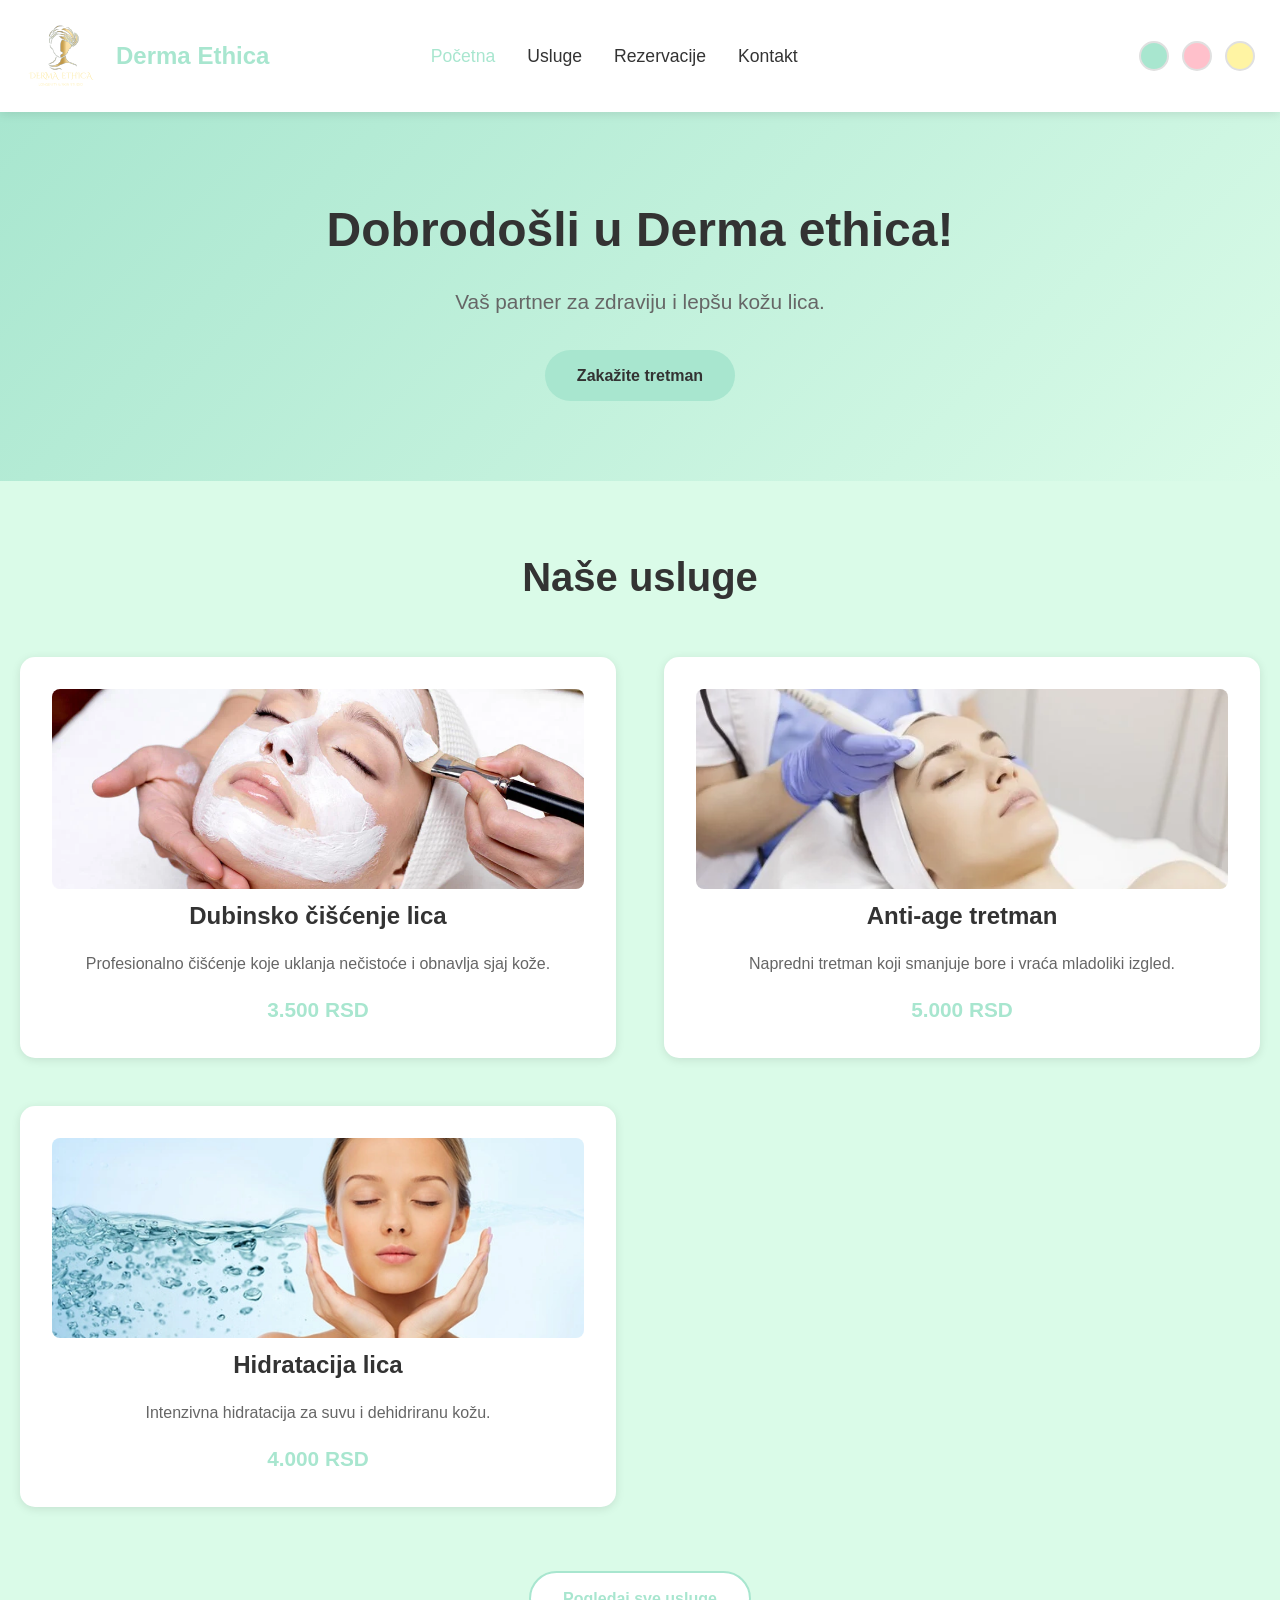
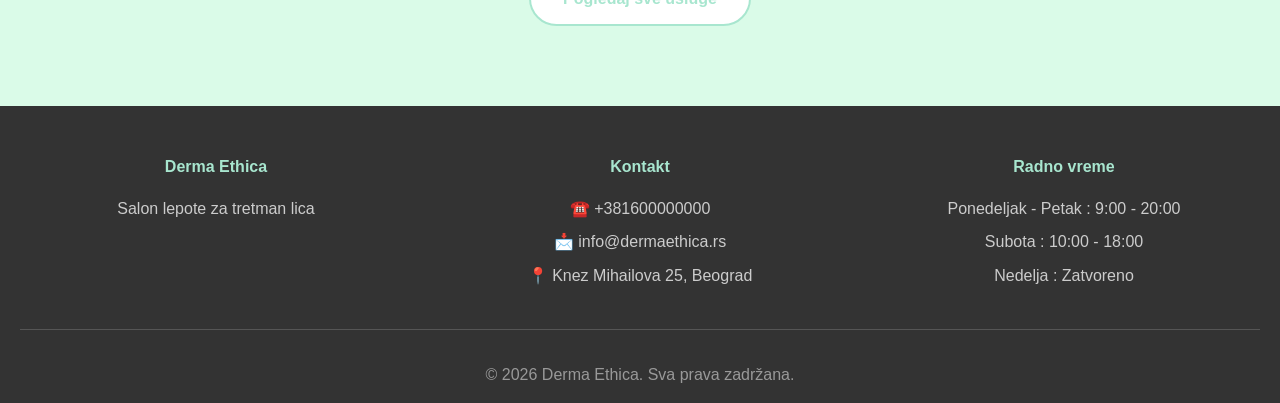
<file: index.html>
<!doctype html>
<html lang="en">
  <head>
    <meta charset="UTF-8" />
    <meta name="viewport" content="width=device-width, initial-scale=1.0" />
    <title>Derma Ethica - Beauty Salon</title>
    <link rel="stylesheet" href="main.css" />
  </head>
  <body>
    <!-- HEADER SA NAVIGACIJOM -->

    <header>
      <div class="container">
        <div class="header-content">
          <div class="logo">
            <img src="images/FINAL.svg" alt="Derma ethica Logo" />
            <a href="index.html" class="home"><h1>Derma Ethica</h1></a>
          </div>

          <nav>
            <div class="hamburger" id="hamburger">
              <span></span>
              <span></span>
              <span></span>
            </div>

            <ul id="nav-menu">
              <li><a href="index.html" class="active">Početna</a></li>
              <li><a href="services.html">Usluge</a></li>
              <li><a href="reservations.html">Rezervacije</a></li>
              <li><a href="contact.html">Kontakt</a></li>
            </ul>
          </nav>

          <!-- DUGMAD -->
          <div class="theme-switcher">
            <button
              class="theme-btn green"
              data-theme="green"
              title="Zelena tema"
            ></button>
            <button
              class="theme-btn pink"
              data-theme="pink"
              title="Roze tema"
            ></button>
            <button
              class="theme-btn yellow"
              data-theme="yellow"
              title="Zuta tema"
            ></button>
          </div>
        </div>
      </div>
    </header>

    <!-- HERO SEKCIJA -->

    <section class="hero">
      <div class="container">
        <div class="hero-content">
          <h2>Dobrodošli u Derma ethica!</h2>
          <p>Vaš partner za zdraviju i lepšu kožu lica.</p>
          <a href="reservations.html" class="btn-primary">Zakažite tretman</a>
        </div>
      </div>
    </section>

    <!-- PREGLED USLUGA -->

    <main>
      <section class="services-preview">
        <div class="container">
          <h2>Naše usluge</h2>

          <div class="services-grid">
            <div class="service-card">
              <img
                src="images/1-MEDICINSKI TRETMAN LICA.webp"
                alt="Medicinski tretman lica"
              />
              <h3>Dubinsko čišćenje lica</h3>
              <p>
                Profesionalno čišćenje koje uklanja nečistoće i obnavlja sjaj
                kože.
              </p>
              <span class="price">3.500 RSD</span>
            </div>

            <div class="service-card">
              <img
                src="images/2-MEDICINSKI TRETMAN LICA.webp"
                alt="Medicinski tretman lica 2"
              />
              <h3>Anti-age tretman</h3>
              <p>
                Napredni tretman koji smanjuje bore i vraća mladoliki izgled.
              </p>
              <span class="price">5.000 RSD</span>
            </div>

            <div class="service-card">
              <img
                src="images/3-HIDRATACIJA LICA.webp"
                alt="Hidratacija lica"
              />
              <h3>Hidratacija lica</h3>
              <p>Intenzivna hidratacija za suvu i dehidriranu kožu.</p>
              <span class="price">4.000 RSD</span>
            </div>
          </div>
        </div>
        <div class="text-center">
          <a href="services.html" class="btn-secondary">Pogledaj sve usluge</a>
        </div>
      </section>
    </main>

    <!-- FOOTER -->

    <footer>
      <div class="container">
        <div class="footer-content">
          <div class="footer-section">
            <h4>Derma Ethica</h4>
            <p>Salon lepote za tretman lica</p>
          </div>

          <div class="footer-section">
            <h4>Kontakt</h4>
            <a href="tel:+381600000000">☎️ +381600000000</a>
            <p>📩 info@dermaethica.rs</p>
            <p>📍 Knez Mihailova 25, Beograd</p>
          </div>

          <div class="footer-section">
            <h4>Radno vreme</h4>
            <p>Ponedeljak - Petak : 9:00 - 20:00</p>
            <p>Subota : 10:00 - 18:00</p>
            <p>Nedelja : Zatvoreno</p>
          </div>
        </div>
        <div class="footer-bottom">
          <p>&copy; 2026 Derma Ethica. Sva prava zadržana.</p>
        </div>
      </div>
    </footer>

    <script src="app.js"></script>
  </body>
</html>
</file>
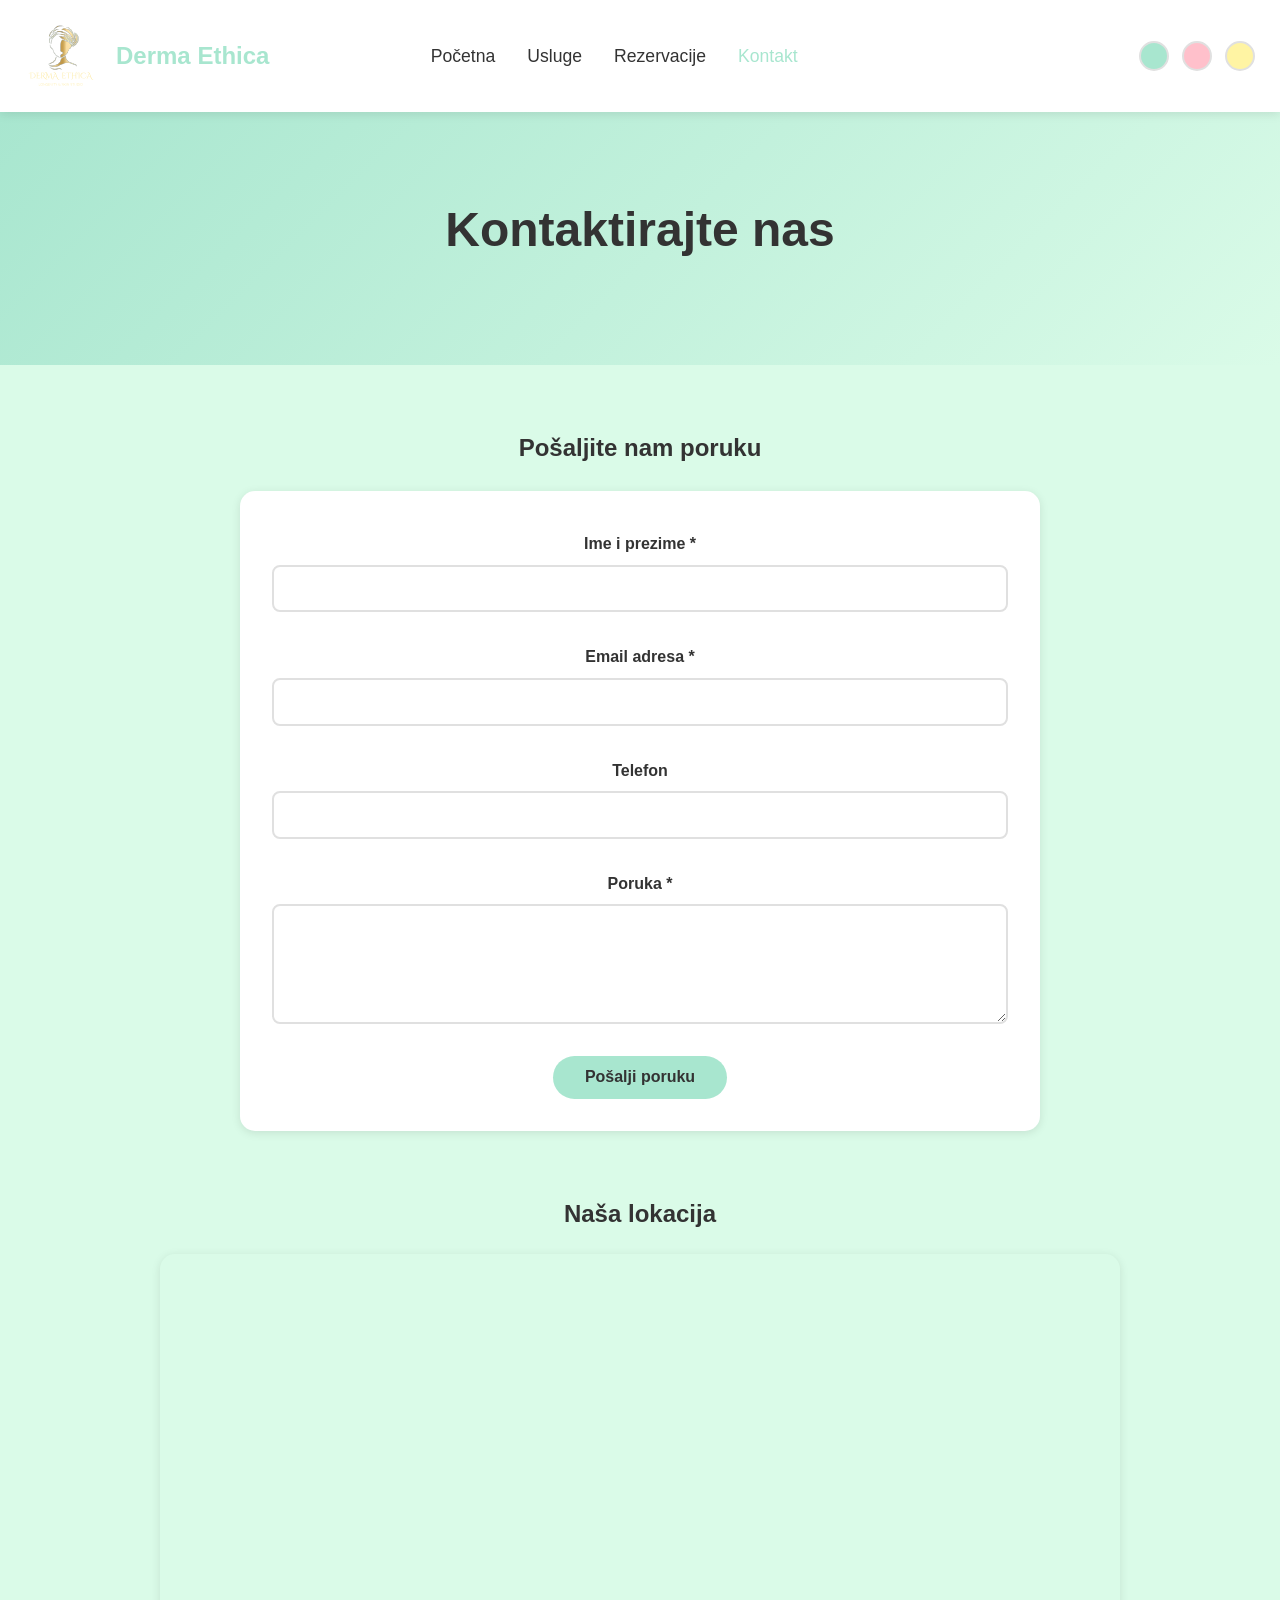
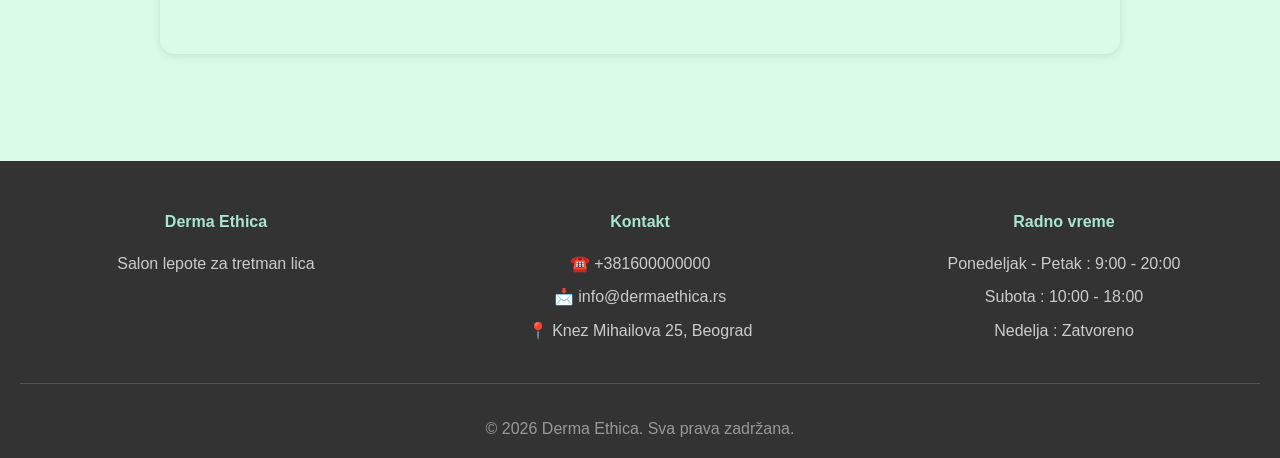
<file: contact.html>
<!doctype html>
<html lang="en">
  <head>
    <meta charset="UTF-8" />
    <meta name="viewport" content="width=device-width, initial-scale=1.0" />
    <title>Kontakt - Derma Ethica</title>
    <link rel="stylesheet" href="main.css" />
  </head>
  <body>
    <!-- HEADER SA NAVIGACIJOM -->

    <header>
      <div class="container">
        <div class="header-content">
          <div class="logo">
            <img src="images/FINAL.svg" alt="Derma ethica Logo" />
            <a href="index.html" class="home"><h1>Derma Ethica</h1></a>
          </div>

          <nav>
            <div class="hamburger" id="hamburger">
              <span></span>
              <span></span>
              <span></span>
            </div>

            <ul id="nav-menu">
              <li><a href="index.html">Početna</a></li>
              <li><a href="services.html">Usluge</a></li>
              <li><a href="reservations.html">Rezervacije</a></li>
              <li><a href="contact.html" class="active">Kontakt</a></li>
            </ul>
          </nav>

          <!-- DUGMAD -->
          <div class="theme-switcher">
            <button
              class="theme-btn green"
              data-theme="green"
              title="Zelena tema"
            ></button>
            <button
              class="theme-btn pink"
              data-theme="pink"
              title="Roze tema"
            ></button>
            <button
              class="theme-btn yellow"
              data-theme="yellow"
              title="Zuta tema"
            ></button>
          </div>
        </div>
      </div>
    </header>

    <section class="hero">
      <div class="container">
        <div class="hero-content">
          <h2>Kontaktirajte nas</h2>
        </div>
      </div>
    </section>

    <!-- SIGN UP FORMA -->

    <main>
      <section class="contact-section">
        <div class="contact-container">
          <div class="contact-form-container">
            <h3>Pošaljite nam poruku</h3>
            <form id="contactForm" class="contact-form">
              <div class="form-group">
                <label for="name">Ime i prezime * </label>
                <input type="text" id="name" name="name" required />
              </div>

              <div class="form-group">
                <label for="name">Email adresa * </label>
                <input type="text" id="email" name="email" required />
              </div>

              <div class="form-group">
                <label for="name">Telefon</label>
                <input type="tel" id="phone" name="phone" />
              </div>

              <div class="form-group">
                <label for="message">Poruka *</label>
                <textarea
                  id="message"
                  name="message"
                  rows="5"
                  required
                ></textarea>
              </div>

              <button type="submit" class="btn-primary">Pošalji poruku</button>
            </form>
          </div>
        </div>
      </section>
    </main>

    <div class="map-container">
      <h3>Naša lokacija</h3>
      <iframe
        src="https://www.google.com/maps/embed?pb=!1m18!1m12!1m3!1d2830.187946477706!2d20.456989399999998!3d44.8177356!2m3!1f0!2f0!3f0!3m2!1i1024!2i768!4f13.1!3m3!1m2!1s0x475a6e056c9bb357%3A0x58b1f0ecae30d7a1!2sKneza%20Mihaila%2C%20Beograd!5e0!3m2!1sen!2srs!4v1778256422958!5m2!1sen!2srs"
        width="75%"
        height="400"
        style="border: 0"
        allowfullscreen=""
        loading="lazy"
        referrerpolicy="no-referrer-when-downgrade"
      ></iframe>
    </div>

    <!-- FOOTER -->

    <footer>
      <div class="container">
        <div class="footer-content">
          <div class="footer-section">
            <h4>Derma Ethica</h4>
            <p>Salon lepote za tretman lica</p>
          </div>

          <div class="footer-section">
            <h4>Kontakt</h4>
            <a href="tel:+381600000000">☎️ +381600000000</a>
            <p>📩 info@dermaethica.rs</p>
            <p>📍 Knez Mihailova 25, Beograd</p>
          </div>

          <div class="footer-section">
            <h4>Radno vreme</h4>
            <p>Ponedeljak - Petak : 9:00 - 20:00</p>
            <p>Subota : 10:00 - 18:00</p>
            <p>Nedelja : Zatvoreno</p>
          </div>
        </div>
        <div class="footer-bottom">
          <p>&copy; 2026 Derma Ethica. Sva prava zadržana.</p>
        </div>
      </div>
    </footer>

    <script src="app.js"></script>
  </body>
</html>
</file>
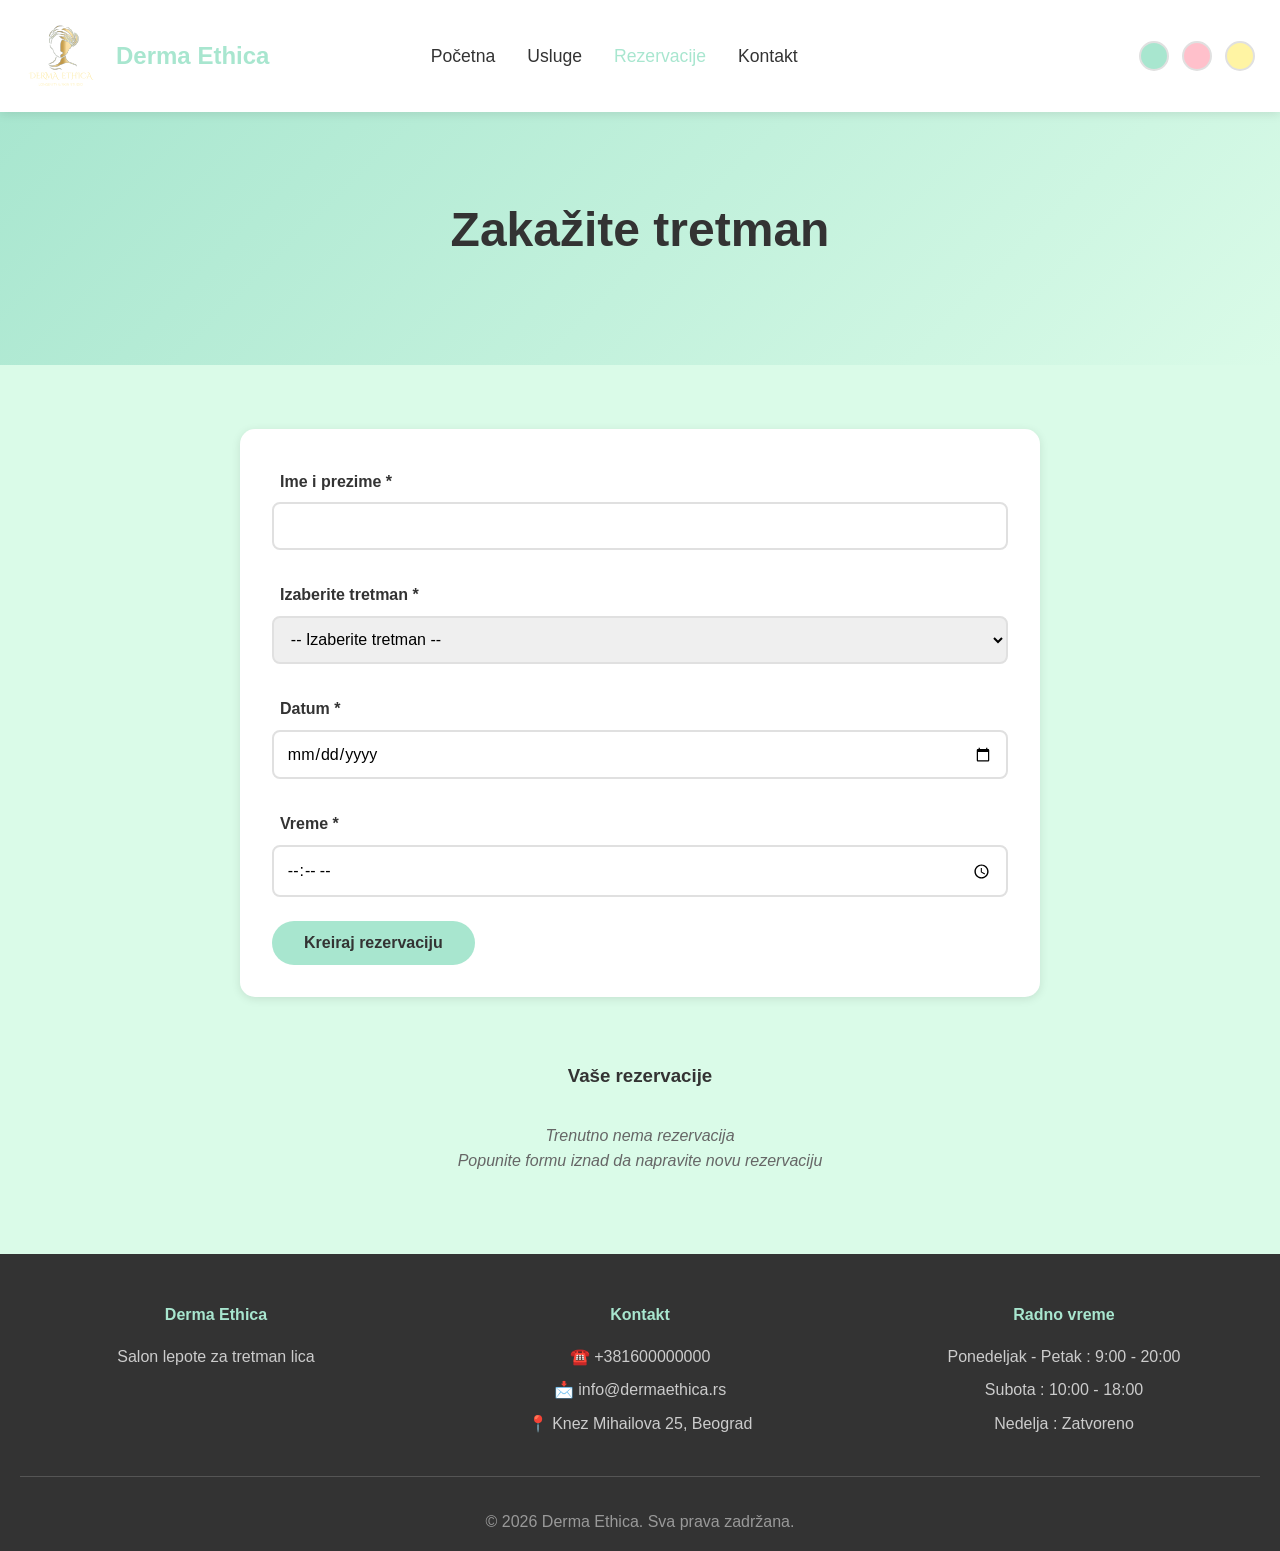
<file: reservations.html>
<!doctype html>
<html lang="en">
  <head>
    <meta charset="UTF-8" />
    <meta name="viewport" content="width=device-width, initial-scale=1.0" />
    <title>Rezervacije - Derma Ethica</title>
    <link rel="stylesheet" href="main.css" />
  </head>
  <body>
    <!-- HEADER SA NAVIGACIJOM -->

    <header>
      <div class="container">
        <div class="header-content">
          <div class="logo">
            <img src="images/FINAL.svg" alt="Derma ethica Logo" />
            <a href="index.html" class="home"><h1>Derma Ethica</h1></a>
          </div>

          <nav>
            <div class="hamburger" id="hamburger">
              <span></span>
              <span></span>
              <span></span>
            </div>

            <ul id="nav-menu">
              <li><a href="index.html">Početna</a></li>
              <li><a href="services.html">Usluge</a></li>
              <li>
                <a href="reservations.html" class="active">Rezervacije</a>
              </li>
              <li><a href="contact.html">Kontakt</a></li>
            </ul>
          </nav>

          <!-- DUGMAD -->
          <div class="theme-switcher">
            <button
              class="theme-btn green"
              data-theme="green"
              title="Zelena tema"
            ></button>
            <button
              class="theme-btn pink"
              data-theme="pink"
              title="Roze tema"
            ></button>
            <button
              class="theme-btn yellow"
              data-theme="yellow"
              title="Zuta tema"
            ></button>
          </div>
        </div>
      </div>
    </header>

    <section class="hero">
      <div class="container">
        <div class="hero-content">
          <h2>Zakažite tretman</h2>
        </div>
      </div>
    </section>

    <main>
      <section class="reservation-section">
        <div class="container">
          <form id="reservationForm" class="reservation-form">
            <div class="form-group">
              <label for="clientName">Ime i prezime *</label>
              <input type="text" id="clientName" name="clientName" required />
            </div>

            <div class="form-group">
              <label for="treatment">Izaberite tretman *</label>
              <select name="treatment" id="treatment" required>
                <option value="">-- Izaberite tretman --</option>
                <option value="Dubinsko čišćenje lica">
                  Dubinsko čišćenje lica (3.500 RSD)
                </option>
                <option value="Anti-age tretman">
                  Anti-age tretman (5.000 RSD)
                </option>
                <option value="Hidratacija lica">
                  Hidratacija lica (4.000 RSD)
                </option>
                <option value="Vitamin C tretman">
                  Vitamin C tretman (4.500 RSD)
                </option>
                <option value="Tretman akni">Tretman akni (4.000 RSD)</option>
                <option value="Masaža lica">Masaža lica (3.000 RSD)</option>
              </select>
            </div>

            <div class="form-row">
              <div class="form-group">
                <label for="date">Datum *</label>
                <input type="date" id="date" name="date" required />
              </div>

              <div class="form-group">
                <label for="time">Vreme *</label>
                <input type="time" id="time" name="time" required />
              </div>
            </div>
            <button type="submit" class="btn-primary">
              Kreiraj rezervaciju
            </button>
          </form>

          <div class="reservations-list">
            <h3>Vaše rezervacije</h3>

            <div id="reservationsContainer" class="reservations-grid">
              <p class="no-reservations">
                Trenutno nema rezervacija <br />
                Popunite formu iznad da napravite novu rezervaciju
              </p>
            </div>
          </div>
        </div>
      </section>
    </main>

    <!-- FOOTER -->

    <footer>
      <div class="container">
        <div class="footer-content">
          <div class="footer-section">
            <h4>Derma Ethica</h4>
            <p>Salon lepote za tretman lica</p>
          </div>

          <div class="footer-section">
            <h4>Kontakt</h4>
            <a href="tel:+381600000000">☎️ +381600000000</a>
            <p>📩 info@dermaethica.rs</p>
            <p>📍 Knez Mihailova 25, Beograd</p>
          </div>

          <div class="footer-section">
            <h4>Radno vreme</h4>
            <p>Ponedeljak - Petak : 9:00 - 20:00</p>
            <p>Subota : 10:00 - 18:00</p>
            <p>Nedelja : Zatvoreno</p>
          </div>
        </div>
        <div class="footer-bottom">
          <p>&copy; 2026 Derma Ethica. Sva prava zadržana.</p>
        </div>
      </div>
    </footer>

    <script src="app.js"></script>
  </body>
</html>
</file>
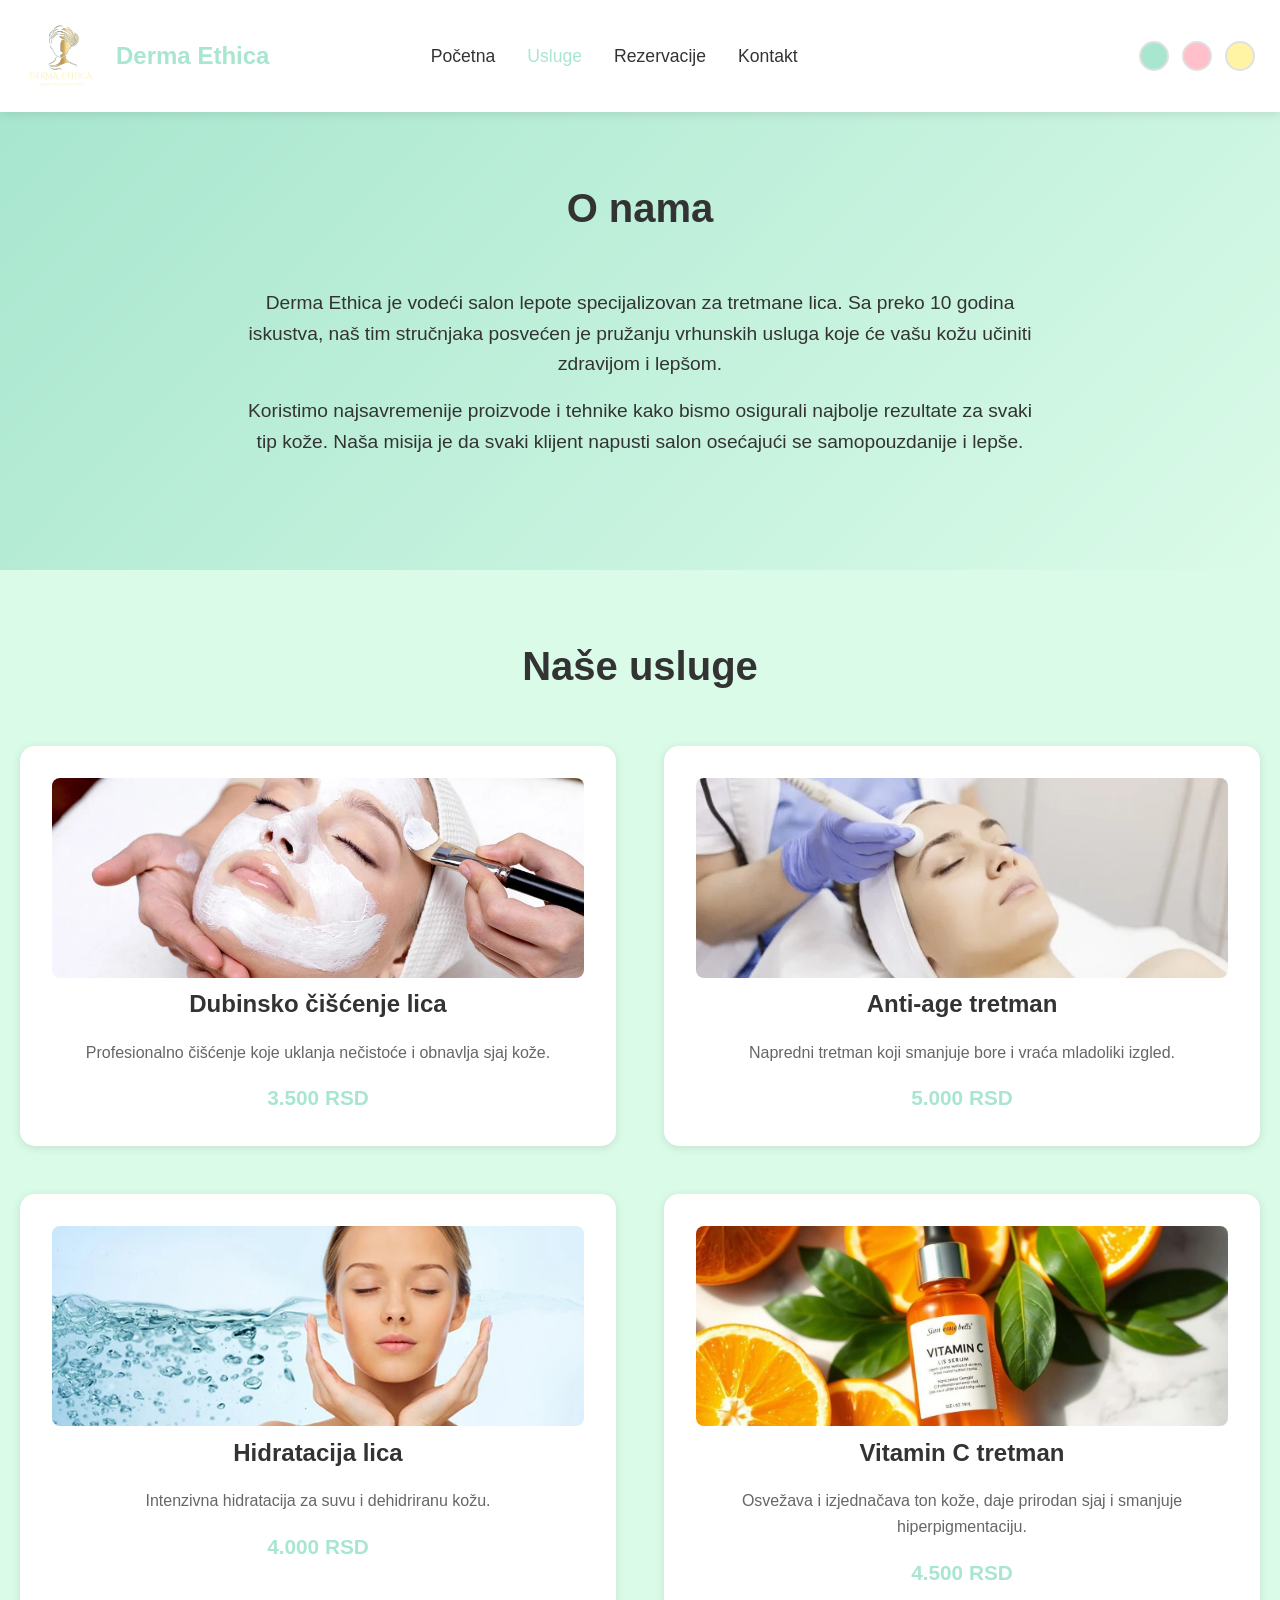
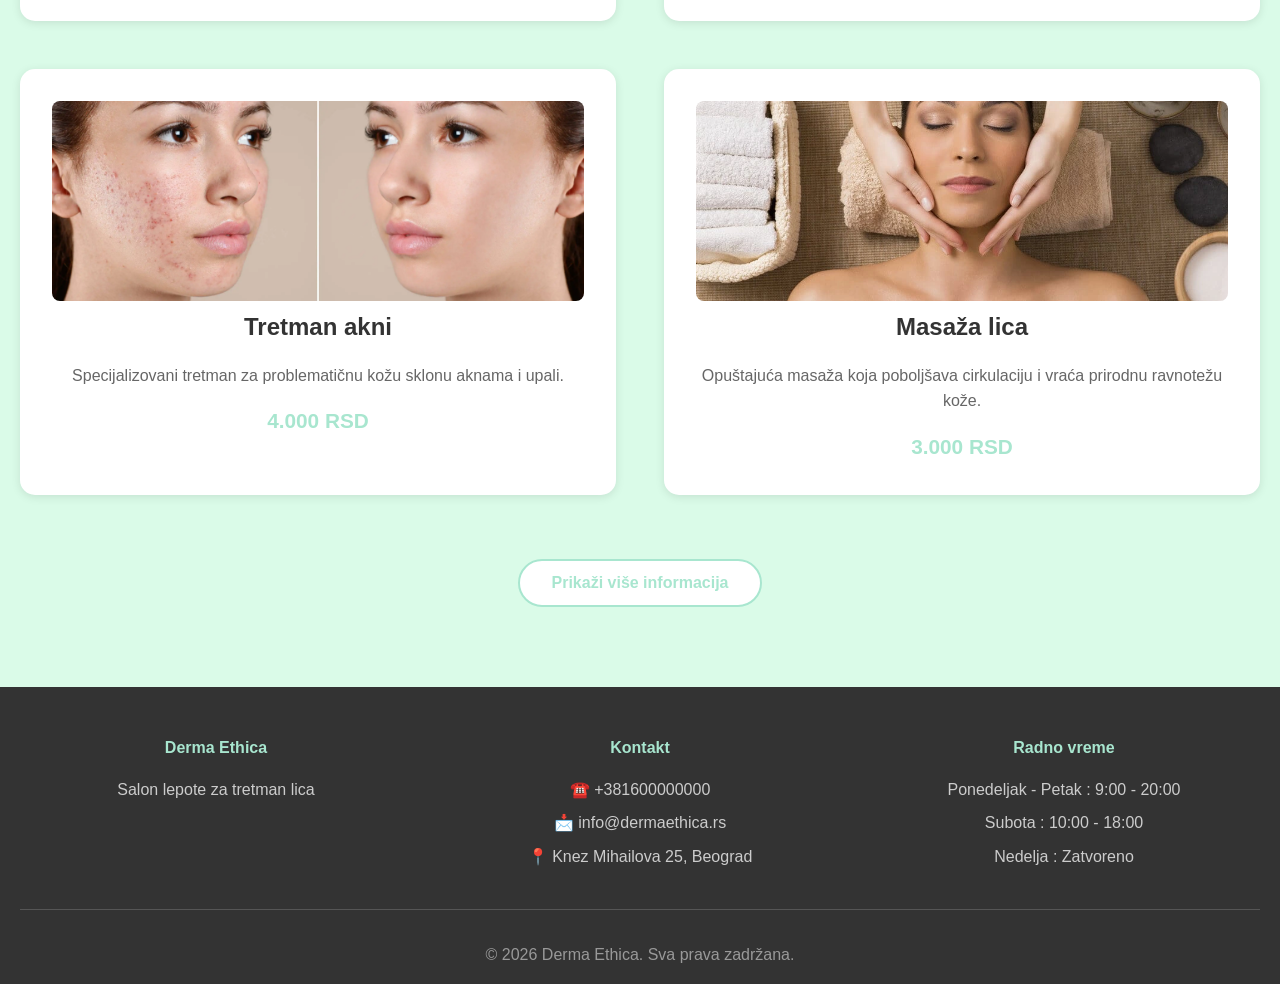
<file: services.html>
<!doctype html>
<html lang="en">
  <head>
    <meta charset="UTF-8" />
    <meta name="viewport" content="width=device-width, initial-scale=1.0" />
    <title>Usluge - Derma Ethica</title>
    <link rel="stylesheet" href="main.css" />
  </head>
  <body>
    <!-- HEADER SA NAVIGACIJOM -->

    <header>
      <div class="container">
        <div class="header-content">
          <div class="logo">
            <img src="images/FINAL.svg" alt="Derma ethica Logo" />
            <a href="index.html" class="home"><h1>Derma Ethica</h1></a>
          </div>

          <nav>
            <div class="hamburger" id="hamburger">
              <span></span>
              <span></span>
              <span></span>
            </div>

            <ul id="nav-menu">
              <li><a href="index.html">Početna</a></li>
              <li><a href="services.html" class="active">Usluge</a></li>
              <li><a href="reservations.html">Rezervacije</a></li>
              <li><a href="contact.html">Kontakt</a></li>
            </ul>
          </nav>

          <!-- DUGMAD -->
          <div class="theme-switcher">
            <button
              class="theme-btn green"
              data-theme="green"
              title="Zelena tema"
            ></button>
            <button
              class="theme-btn pink"
              data-theme="pink"
              title="Roze tema"
            ></button>
            <button
              class="theme-btn yellow"
              data-theme="yellow"
              title="Zuta tema"
            ></button>
          </div>
        </div>
      </div>
    </header>
    <!-- USLUGE SEKCIJA -->

    <main>
      <section class="service-section">
        <div class="container">
          <h2>O nama</h2>
          <div class="service-content">
            <p>
              Derma Ethica je vodeći salon lepote specijalizovan za tretmane
              lica. Sa preko 10 godina iskustva, naš tim stručnjaka posvećen je
              pružanju vrhunskih usluga koje će vašu kožu učiniti zdravijom i
              lepšom.
            </p>
            <p>
              Koristimo najsavremenije proizvode i tehnike kako bismo osigurali
              najbolje rezultate za svaki tip kože. Naša misija je da svaki
              klijent napusti salon osećajući se samopouzdanije i lepše.
            </p>
          </div>
        </div>
      </section>

      <!-- SVE USLUGE -->
      <section class="services-preview">
        <div class="container">
          <h2>Naše usluge</h2>

          <div class="services-grid">
            <div class="service-card">
              <img
                src="images/1-MEDICINSKI TRETMAN LICA.webp"
                alt="Medicinski tretman lica"
              />
              <h3>Dubinsko čišćenje lica</h3>
              <p>
                Profesionalno čišćenje koje uklanja nečistoće i obnavlja sjaj
                kože.
              </p>
              <span class="price">3.500 RSD</span>
            </div>

            <div class="service-card">
              <img
                src="images/2-MEDICINSKI TRETMAN LICA.webp"
                alt="Medicinski tretman lica 2"
              />
              <h3>Anti-age tretman</h3>
              <p>
                Napredni tretman koji smanjuje bore i vraća mladoliki izgled.
              </p>
              <span class="price">5.000 RSD</span>
            </div>

            <div class="service-card">
              <img
                src="images/3-HIDRATACIJA LICA.webp"
                alt="Hidratacija lica"
              />
              <h3>Hidratacija lica</h3>
              <p>Intenzivna hidratacija za suvu i dehidriranu kožu.</p>
              <span class="price">4.000 RSD</span>
            </div>

            <div class="service-card">
              <img
                src="images/4-VITAMIN C TRETMAN.webp"
                alt="Vitamin C tretman"
              />
              <h3>Vitamin C tretman</h3>
              <p>
                Osvežava i izjednačava ton kože, daje prirodan sjaj i smanjuje
                hiperpigmentaciju.
              </p>
              <span class="price">4.500 RSD</span>
            </div>
            <div class="service-card">
              <img src="images/5-TRETMAN AKNI.webp" alt="Tretman akni" />
              <h3>Tretman akni</h3>
              <p>
                Specijalizovani tretman za problematičnu kožu sklonu aknama i
                upali.
              </p>
              <span class="price">4.000 RSD</span>
            </div>
            <div class="service-card">
              <img src="images/6-MASAŽA LICA.webp" alt="Masaža lica" />
              <h3>Masaža lica</h3>
              <p>
                Opuštajuća masaža koja poboljšava cirkulaciju i vraća prirodnu
                ravnotežu kože.
              </p>
              <span class="price">3.000 RSD</span>
            </div>
          </div>
        </div>

        <!-- SHOW / HIDE DUGME -->

        <div class="text-center">
          <button id="toggleInfo" class="btn-secondary">
            Prikaži više informacija
          </button>
        </div>

        <div id="additionalInfo" class="additional-info">
          <h3>Često postavljana pitanja (FAQ)</h3>

          <div class="faq-item">
            <h4>Koliko dugo traju rezultati tretmana?</h4>
            <p>
              Rezultati zavise od tipa tretmana i stanja vaše kože. Većina
              tretmana daje vidljive rezultate odmah, a dugotrajni efekti se
              postižu redovnim tretmanima jednom mesečno.
            </p>
          </div>

          <div class="faq-item">
            <h4>Da li su tretmani bezbedni za osetljivu kožu?</h4>
            <p>
              Da! Pre svakog tretmana radimo konsultaciju i test na alergije
              kako bismo osigurali da su proizvodi prilagođeni vašem tipu kože.
            </p>
          </div>

          <div class="faq-item">
            <h4>Mogu li kombinovati više tretmana?</h4>
            <p>
              Apsolutno! Naši stručnjaci će vam preporučiti najbolju kombinaciju
              tretmana za vaše potrebe.
            </p>
          </div>
        </div>
      </section>
    </main>

    <!-- FOOTER -->

    <footer>
      <div class="container">
        <div class="footer-content">
          <div class="footer-section">
            <h4>Derma Ethica</h4>
            <p>Salon lepote za tretman lica</p>
          </div>

          <div class="footer-section">
            <h4>Kontakt</h4>
            <a href="tel:+381600000000">☎️ +381600000000</a>
            <p>📩 info@dermaethica.rs</p>
            <p>📍 Knez Mihailova 25, Beograd</p>
          </div>

          <div class="footer-section">
            <h4>Radno vreme</h4>
            <p>Ponedeljak - Petak : 9:00 - 20:00</p>
            <p>Subota : 10:00 - 18:00</p>
            <p>Nedelja : Zatvoreno</p>
          </div>
        </div>
        <div class="footer-bottom">
          <p>&copy; 2026 Derma Ethica. Sva prava zadržana.</p>
        </div>
      </div>
    </footer>

    <script src="app.js"></script>
  </body>
</html>
</file>
<file: main.css>
/* UNIVERZALNI SELEKTOR */

* {
  margin: 0;
  padding: 0;
  box-sizing: border-box;
}

/* PALETA BOJA */

:root {
  --primary-color: #a8e6cf;
  --primary-light: #dafbe8;
  --text-dark: #333333;
  --text-light: #666666;
  --white: #ffffff;
  --light-bg: #f9f9f9;
  --border-color: #e0e0e0;
  --shadow: 0 2px 10px rgba(0, 0, 0, 0.1);
  --shadow-hover: 0 4px 20px rgba(0, 0, 0, 0.15);
  --secondary-color: #cccccc;
  --tertiary-color: #555;
  --quaternany-color: #999;
}

body {
  font-family: "Segoe UI", Tahoma, Geneva, Verdana, sans-serif;
  line-height: 1.6;
  color: var(--text-dark);
  background-color: var(--primary-light);
  transition: background-color 0.3s ease;
}

/* TEME */

body.theme-green {
  --primary-color: #a8e6cf;
  --primary-light: #dafbe8;
}

body.theme-pink {
  --primary-color: #ffc0cb;
  --primary-light: #ffe4e9;
}

body.theme-yellow {
  --primary-color: #fff4a3;
  --primary-light: #fffbdc;
}

/* HAMBURGER MENI */

.hamburger {
  margin-right: 25px;
  display: none;
  cursor: pointer;
  flex-direction: column;
  gap: 5px;
  width: 30px;
}

.hamburger span {
  display: block;
  height: 3px;
  width: 100%;
  background: #333;
}

@media (max-width: 1200px) {
  .hamburger {
    display: flex;
  }

  nav ul {
    padding: 2rem 2rem;
    display: none !important;
    flex-direction: column;
    position: absolute;
    top: 100%;
    left: 0;
    width: 100%;
    background-color: rgba(255, 255, 255, 0.8);
    z-index: 1000;
  }

  nav ul.show {
    display: flex !important;
  }
}
.container {
  margin: 0 auto;
  padding: 0 20px;
}

/* HEADER */

header {
  background-color: var(--white);
  box-shadow: var(--shadow);
  position: sticky;
  top: 0;
  z-index: 1000;
}

.header-content {
  display: flex;
  justify-content: space-between;
  align-items: center;
  padding: 1rem 0;
  gap: 1rem;
}

.logo {
  display: flex;
  align-items: center;
  gap: 1rem;
}

.home {
  text-decoration: none;
}

/* LOGO (SLIKA) */

.logo img {
  height: 80px;
  width: auto;
}

.logo h1 {
  font-size: 1.5rem;
  color: var(--primary-color);
}

nav ul {
  font-size: 1.1rem;
  margin-right: 180px;
  display: flex;
  list-style: none;
  gap: 2rem;
}

nav a {
  text-decoration: none;
  color: var(--text-dark);
  font-weight: 500;
  transition: color 0.3s ease;
}

nav a:hover,
nav a.active {
  color: var(--primary-color);
}

/* DUGMAD */

.theme-switcher {
  display: flex;
  gap: 0.5rem;
}

.theme-btn {
  margin-right: 5px;
  width: 30px;
  height: 30px;
  border: 2px solid var(--border-color);
  border-radius: 50%;
  cursor: pointer;
  transition: transform 0.3s ease;
}

.theme-btn:hover {
  transform: scale(1.2);
}

.theme-btn.green {
  background-color: #a8e6cf;
}

.theme-btn.pink {
  background-color: #ffc0cb;
}

.theme-btn.yellow {
  background-color: #fff4a3;
}

/* GLAVNA SEKCIJA */

.hero {
  background: linear-gradient(
    135deg,
    var(--primary-color),
    var(--primary-light)
  );
  padding: 5rem 0;
  text-align: center;
}

.hero-content h2 {
  font-size: 3rem;
  margin-bottom: 1rem;
  color: var(--text-dark);
}

.hero-content p {
  font-size: 1.3rem;
  margin-bottom: 2rem;
  color: var(--text-light);
}

.btn-primary,
.btn-secondary {
  display: inline-block;
  padding: 0.8rem 2rem;
  border-radius: 30px;
  text-decoration: none;
  font-weight: 600;
  transition: all 0.3s ease;
  border: none;
  cursor: pointer;
  font-size: 1rem;
}

.btn-primary {
  background-color: var(--primary-color);
  color: var(--text-dark);
}

.btn-primary:hover {
  background-color: var(--text-dark);
  color: var(--white);
  transform: translateY(-2px);
  box-shadow: var(--shadow-hover);
}

.btn-secondary {
  background-color: var(--white);
  color: var(--primary-color);
  border: 2px solid var(--primary-color);
  margin-top: 2rem;
}

.btn-secondary:hover {
  background-color: var(--primary-color);
  color: var(--white);
  transform: translateY(-2px);
}

/* OSTALE SEKCIJE */

main {
  min-height: 30vh;
}

section {
  padding: 4rem 0;
}

section h2 {
  text-align: center;
  font-size: 2.5rem;
  margin-bottom: 3rem;
  color: var(--text-dark);
}

.text-center {
  text-align: center;
}

/* KARTICE USLUGA */

.services-grid {
  display: grid;
  grid-template-columns: repeat(auto-fit, minmax(450px, 1fr));
  gap: 3rem;
  margin-bottom: 2rem;
}

.services-grid img {
  width: 100%;
  height: 200px;
  object-fit: cover;
  border-radius: 8px;
}

.service-card {
  background-color: var(--white);
  padding: 2rem;
  border-radius: 15px;
  box-shadow: var(--shadow);
  transition:
    transform 0.3s ease,
    box-shadow 0.3s ease;
  text-align: center;
}

.service-card:hover {
  transform: translateY(-5px);
  box-shadow: var(--shadow-hover);
}

.service-card h3 {
  font-size: 1.5rem;
  margin-bottom: 1rem;
  color: var(--text-dark);
}

.service-card p {
  color: var(--text-light);
  margin-bottom: 1rem;
}

.service-card .price {
  display: block;
  font-size: 1.3rem;
  font-weight: 700;
  color: var(--primary-color);
  margin-top: 1rem;
}

/* USLUGE STRANICA */

.service-section {
  display: flex;
  align-items: center;
  background: linear-gradient(
    135deg,
    var(--primary-color),
    var(--primary-light)
  );
}

.service-content {
  max-width: 800px;
  text-align: center;
  margin: 0 auto 3rem auto;
}

.service-content p {
  margin-bottom: 1rem;
  font-size: 1.2rem;
}

.additional-info {
  display: none;
  width: 1200px;
  height: auto;
  margin: 3rem auto;
  padding: 2rem;
  background-color: var(--white);
  border-radius: 15px;
  box-shadow: var(--shadow);
  animation: slideDown 0.4s ease;
}

@keyframes slideDown {
  from {
    opacity: 0;
    transform: translateY(-20px);
  }

  to {
    opacity: 1;
    transform: translateY(0px);
  }
}

.additional-info h3 {
  padding-bottom: 2rem;
  color: var(--text-dark);
}

.faq-item {
  padding-bottom: 2rem;
}

.faq-item h4 {
  color: var(--primary-color);
  padding-bottom: 0.5rem;
}

.faq-item p {
  color: var(--text-light);
  line-height: 1.6;
}

/* REZERVACIJE I KONTAKT */

.reservation-form,
.contact-form {
  max-width: 800px;
  margin: 0 auto;
  background-color: var(--white);
  padding: 2rem;
  border-radius: 15px;
  box-shadow: var(--shadow);
}

.form-group {
  margin-bottom: 1.5rem;
}

.reservations-list {
  margin-top: 4rem;
}

.reservations-list h3 {
  text-align: center;
  margin-bottom: 2rem;
}

.reservations-grid {
  display: grid;
  grid-template-columns: repeat(auto-fit, minmax(300px, 1fr));
  gap: 1.5rem;
}

.reservation-card {
  background-color: var(--white);
  padding: 1.5rem;
  border-radius: 30px;
  box-shadow: var(--shadow);
  border-left: 4px solid var(--primary-color);
  animation: fadeIn 0.4s ease;
}

@keyframes fadeIn {
  from {
    opacity: 0;
    transform: scale(0.95);
  }

  to {
    opacity: 1;
    transform: scale(1);
  }
}

.reservation-card h4 {
  color: var(--primary-color);
  margin-bottom: 1rem;
}

.reservation-card p {
  color: var(--text-light);
  margin-bottom: 0.5rem;
}

.reservation-card strong {
  color: var(--text-dark);
}

.no-reservations {
  text-align: center;
  color: var(--text-light);
  font-style: italic;
  grid-column: 1/-1;
}

.contact-form-container h3 {
  font-size: 1.5rem;
  margin-bottom: 1.5rem;
}

.form-group label {
  display: block;
  padding: 0.5rem;
  font-weight: 600;
  color: var(--text-dark);
}
.form-group select,
.form-group input,
.form-group textarea {
  width: 100%;
  padding: 0.8rem;
  border: 2px solid var(--border-color);
  border-radius: 8px;
  font-size: 1rem;
  font-family: inherit;
  transition: border-color 0.3s ease;
}

.form-group select:focus,
.form-group input:focus,
.form-group textarea:focus {
  outline: none;
  border-color: var(--text-dark);
}

.contact-container {
  text-align: center;
}

.map-container {
  text-align: center;
  margin-bottom: 100px;
}

.map-container iframe {
  border-radius: 15px;
  box-shadow: var(--shadow);
}

.map-container h3 {
  font-size: 1.5rem;
  margin-bottom: 20px;
}

/* FOOTER */

footer {
  background-color: var(--text-dark);
  color: var(--white);
  padding: 3rem 0 1rem;
  margin-top: 1rem;
}

.footer-content {
  display: grid;
  grid-template-columns: repeat(auto-fit, minmax(250px, 1fr));
  text-align: center;
  gap: 2rem;
  margin-bottom: 2rem;
}

.footer-section h4 {
  margin-bottom: 1rem;
  color: var(--primary-color);
}

.footer-section p {
  margin-bottom: 0.5rem;
  color: var(--secondary-color);
}

.footer-section a {
  display: inline-block;
  margin-bottom: 0.5rem;
  color: var(--secondary-color);
  text-decoration: none;
}

.footer-bottom {
  text-align: center;
  padding-top: 2rem;
  border: 1px solid var(--tertiary-color);
  border-bottom: none;
  border-right: none;
  border-left: none;
  color: var(--quaternany-color);
}

/* MEDIA QUERY ZA TELEFON */

@media (max-width: 767px) {
  .footer-content {
    display: flex;
    flex-direction: column;
    text-align: center;
    gap: 2rem;
    margin-bottom: 2rem;
  }

  .theme-switcher {
    display: none;
  }

  .logo {
    margin-right: 25px;
  }

  .services-grid {
    display: grid;
    grid-template-columns: repeat(auto-fit, minmax(175px, 1fr));
  }

  .contact-form {
    max-width: 300px;
    margin: 0 auto;
  }

  .additional-info {
    width: 300px;
  }
}
</file>
